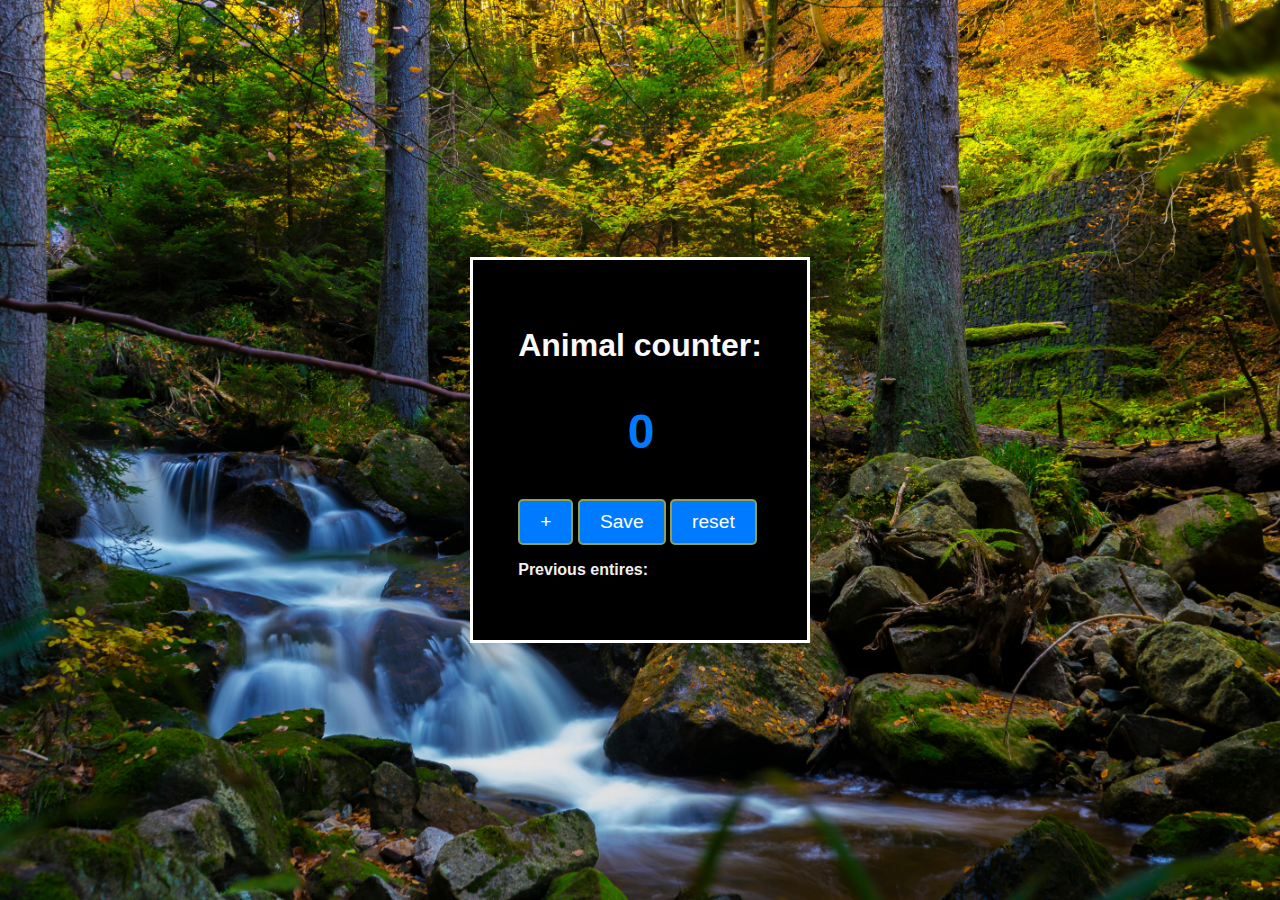
<file: index.html>
<!DOCTYPE html>
<html lang="en">
<head>
    <meta charset="UTF-8">
    <meta name="viewport" content="width=device-width, initial-scale=1.0">
    <title>people counter</title>
     <link rel="stylesheet" href="style.css">
    <script src="script.js" defer></script>
</head>
<body>
    <div class="container">
        <h1> Animal counter:</h1>
    <h2 id="count-el">0</h2>
    <div class="button-container">
        <button id="incrementButton" onclick=" increment()">+</button>
        <button id="save-btn" onclick="save()"> Save</button>
        <button id="reset" onclick="reset()"> reset</button>
        <p id="save-el">Previous entires: </p>
    </div>
    </div>
  

</body>
</html>
</file>
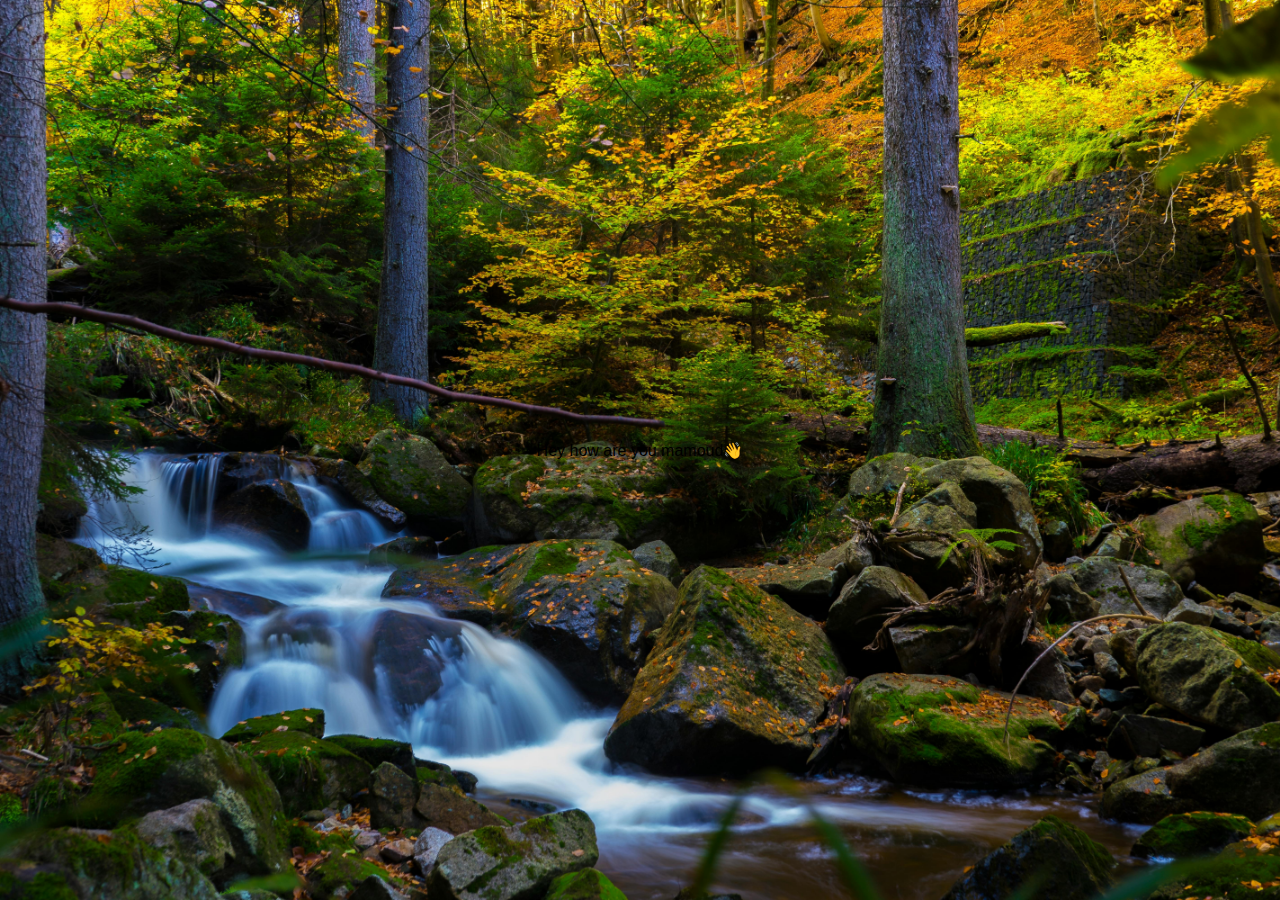
<file: welcome.html>
<!DOCTYPE html>
<html lang="en">
<head>
    <meta charset="UTF-8">
    <meta name="viewport" content="width=device-width, initial-scale=1.0">
    <title>people counter</title>
     <link rel="stylesheet" href="style.css">
    
</head>
<body>

    <p id="welcome-el"></p>
    




    <script>
   const welcomeEl = document.getElementById('welcome-el');
   let name = "mamoud"
   let greeting = "Hey how are you "
   welcomeEl.innerText = greeting + name;
  welcomeEl.innerText += "👋"
    </script>
</body>
</html>
</file>
<file: style.css>
body {
    font-family: Arial, sans-serif;
    display: flex;
    flex-direction: column;
    align-items: center;
    justify-content: center;
    height: 100vh;
    margin: 0;
    background-color: #f0f0f0;
     background-image: url(images/nature.jpg);
     background-size: cover;
} 



h1 {
    color: #fafafa;
    
}

.container{
background: black;
max-width: 80%;
padding: 45px;
margin: auto;
border: 3px solid white ;
}


h2 {
    font-size: 3em;
    color: #007bff;
    margin-left: 2px;
    display: flex;
    justify-content: center;
    align-items: center;
}

button {
    padding: 10px 20px;
    font-size: 1.2em;
    color: #fff;
    background-color: #007bff;
    
    border-radius: 5px;
    cursor: pointer;
    transition: background-color 0.3s ease;
    border: 2px solid rgb(142, 160, 81)

}

button:hover {
    background-color: #0056b3;
}

#save-el{
    color: #f0f0f0;
    font-weight: bold;
}
</file>
